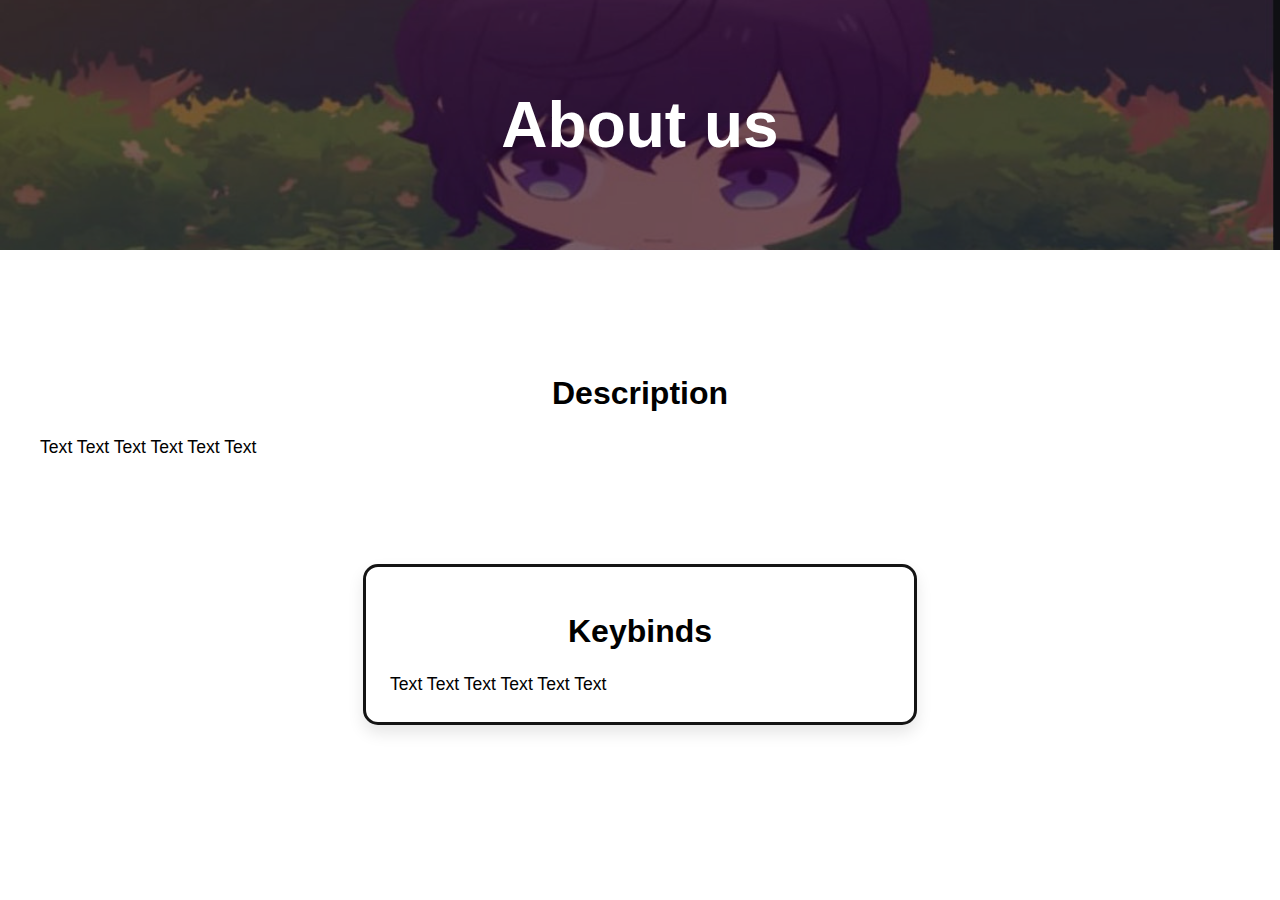
<file: howtoplay.html>
<!DOCTYPE html>
<html lang="de">
<head>
  <meta charset="UTF-8">
  <meta name="viewport" content="width=device-width, initial-scale=1.0">
  <title>About us</title>
  <link rel="stylesheet" href="howtoplay.css">

<body>
	<div class="hero">
	
		<header class="hero-header">
			<div class="header-overlay">
				<h1>About us</h1>
			</div>
		</header>
		
		<main class="hero-main">
			<div class="howto-container">
				<div class="description">
					<h1>Description</h1>
					<p>
					  Text Text Text Text Text Text
					</p>
				</div>
				
				<div class="keybinds">
					<h1>Keybinds</h1>
					<p>
					  Text Text Text Text Text Text
					</p>
				</div>
				
			</div>
		</main>
	</div>
</body>
</html>
</file>
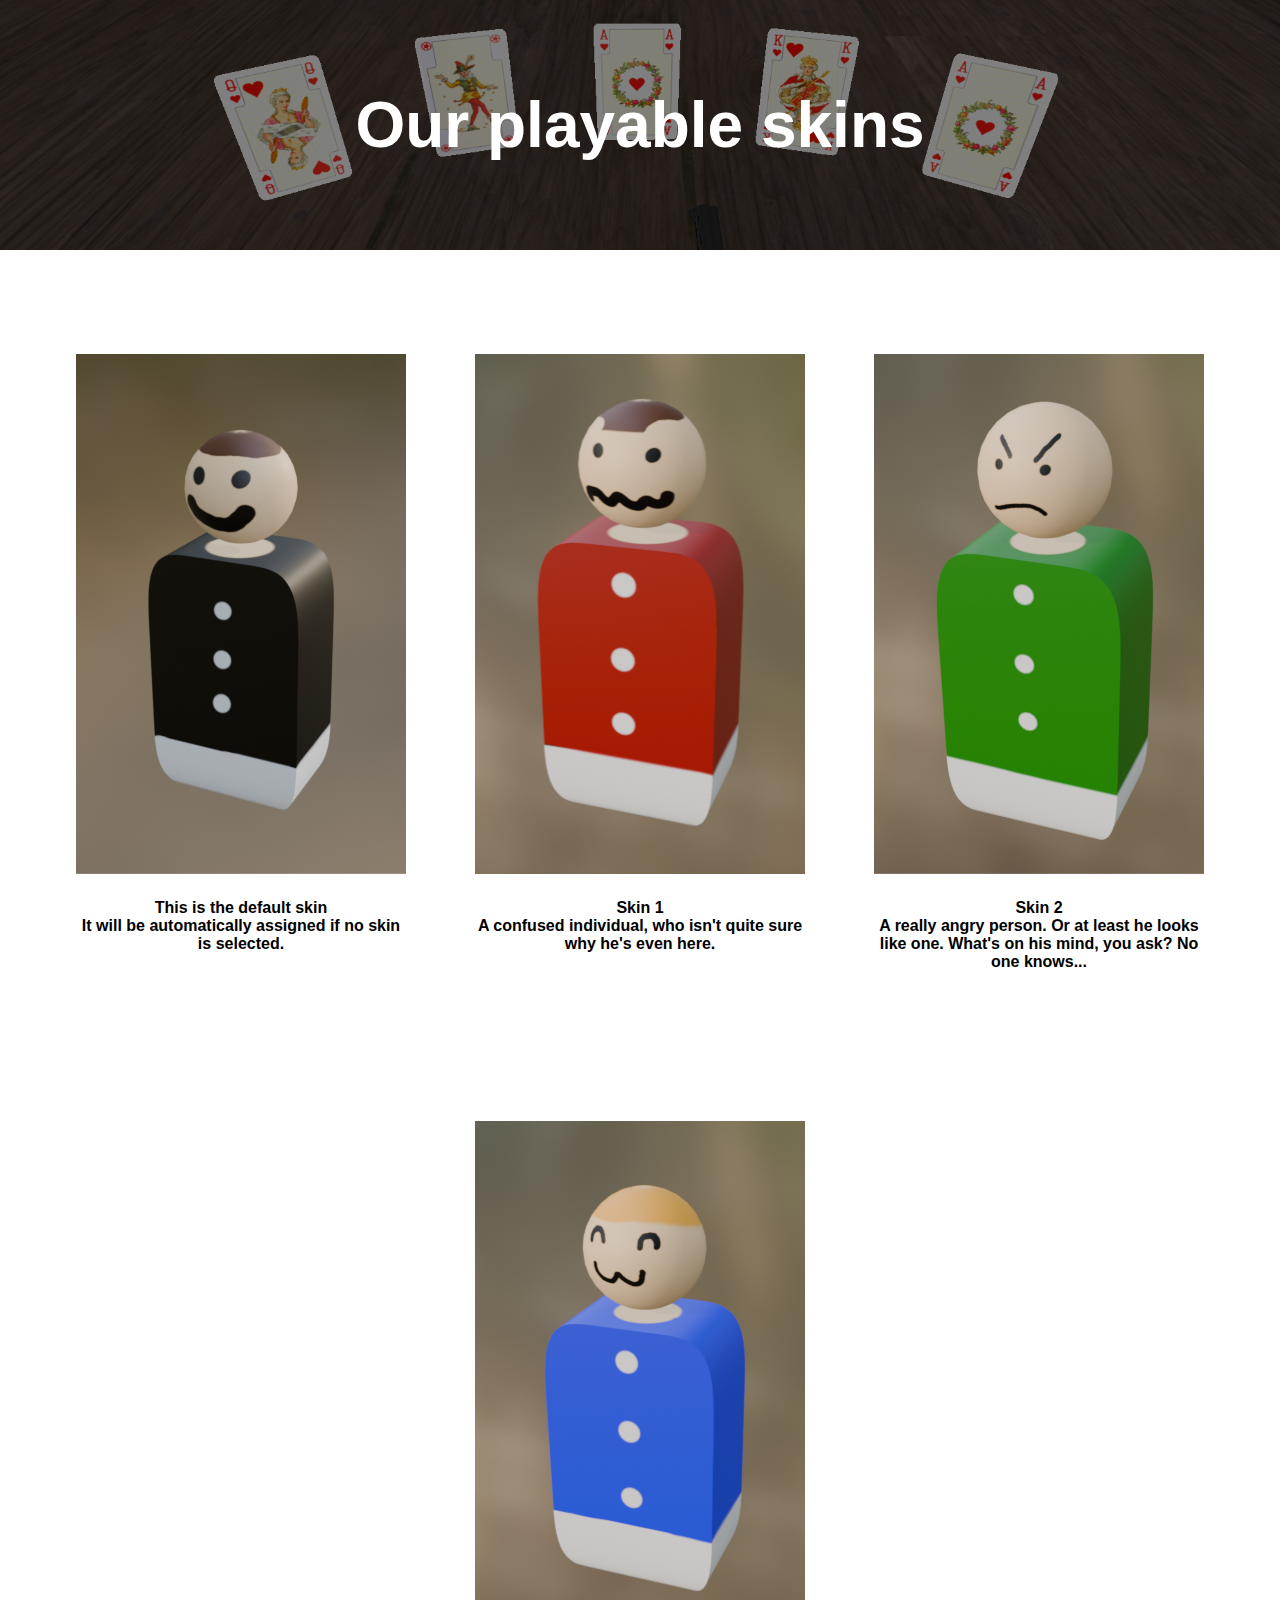
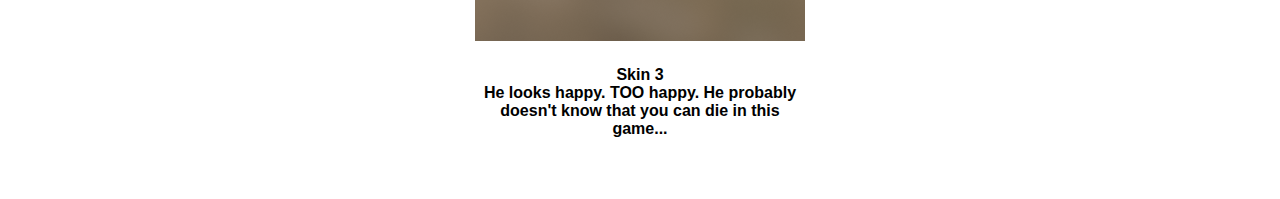
<file: skins.html>
<!DOCTYPE html>
<html lang="de">
<head>
  <meta charset="UTF-8">
  <meta name="viewport" content="width=device-width, initial-scale=1.0">
  <title>Our playable skins</title>
  <link rel="stylesheet" href="skins.css">
</head>

<body>
	<div class="hero">
		<header class="hero-header">
			<div class="header-overlay">
				<h1>Our playable skins</h1>
			</div>
		</header>
		
		<main class="hero-main">
			<div class="screenshot-container">
				<div class="default">
					<img src="pics/default.png" alt="Default skin">
					<h4>
					  This is the default skin
					  <br />
					  It will be automatically assigned if no skin is selected.
					</h4>
				</div>
				
				<div class="skin1">
					<img src="pics/skin1.png" alt="Skin 1">
					<h4>
					  Skin 1
					  <br />
					  A confused individual, who isn't quite sure why he's even here.
					</h4>
				</div>
				
				<div class="skin2">
					<img src="pics/skin2.png" alt="Skin 2">
					<h4>
					  Skin 2
					  <br />
					  A really angry person. Or at least he looks like one. What's on his mind, you ask? No one knows...
					</h4>
				</div>
				
				<div class="skin3">
					<img src="pics/skin3.png" alt="Skin 3">
					<h4>
					  Skin 3
					  <br />
					  He looks happy. TOO happy. He probably doesn't know that you can die in this game...
					</h4>
				</div>
			</div>
		</main>
	</div>
</body>
</html>
</file>
<file: howtoplay.css>
body {
	margin: 0;
	font-family: 'Roboto', sans-serif;
	height: auto;
	position: relative;
}

.hero {
	position: relative;
	z-index: 1;
	min-height: 100vh;
	display: flex;
	flex-direction: column;
}

.hero-header {
	position: relative;
	background-image: url('pics/ballin.jpg');
	background-size: cover;
	background-position: center;
	color: white;
	height: 250px;
	display: flex;
	align-items: center;
	font-size: 2rem;
	justify-content: center;
	overflow: hidden;
}

.header-overlay {
	position: absolute;
	top: 0;
	left: 0;
	width: 100%;
	height: 100%;
	background-color: rgba(0, 0, 0, 0.5);
	display: flex;
	align-items: center;
	justify-content: center;
}

.howto-container {
	display: flex;
	justify-content: center;
	gap: 1rem;
	padding: 1rem;
	flex-wrap: wrap;
	z-index: 1;
}

.description {
	background-color: #FFF;
	color: white;
	#border-style: solid;
	#border-width: 3px;
	#border-color: #141414;
	#border-radius: 15px;
	#box-shadow: 0 8px 16px rgba(0,0,0,0.1);
	padding: 1.5rem;
	margin-top: 4rem;
	width: 1350px;
	font-family: 'Roboto', sans-serif;
	justify-content: right;
	text-decoration: none;
}

.description h1 {
	#width: 100px;
	font-size: 2rem;
	#padding-left: 1.3rem;
	text-align: center;
	color: black;
}

.description p {
	width: 500px;
	font-size: 1.1rem;
	margin: 0.5rem 0 0;
	#padding-left: 1rem;
	line-height: 1.5;
	color: black;
}

.keybinds {
	background-color: #FFF;
	color: white;
	border-style: solid;
	border-width: 3px;
	border-color: #141414;
	border-radius: 15px;
	box-shadow: 0 8px 16px rgba(0,0,0,0.1);
	padding: 1.5rem;
	margin-top: 4rem;
	width: 500px;
	font-family: 'Roboto', sans-serif;
	justify-content: center;
	text-decoration: none;
}

.keybinds h1 {
	#width: 100px;
	font-size: 2rem;
	#padding-left: 1.3rem;
	text-align: center;
	color: black;
}

.keybinds p {
	width: 500px;
	font-size: 1.1rem;
	margin: 0.5rem 0 0;
	#padding-left: 1rem;
	line-height: 1.5;
	color: black;
}
</file>
<file: skins.css>
body {
	margin: 0;
	font-family: 'Roboto', sans-serif;
	height: auto;
	position: relative;
}

.hero {
	position: relative;
	z-index: 1;
	min-height: 100vh;
	display: flex;
	flex-direction: column;
}

.hero-header {
	position: relative;
	background-image: url('pics/howto.png');
	background-size: cover;
	background-position: center;
	color: white;
	height: 250px;
	display: flex;
	align-items: center;
	font-size: 2rem;
	justify-content: center;
	overflow: hidden;
}

.header-overlay {
	position: absolute;
	top: 0;
	left: 0;
	width: 100%;
	height: 100%;
	background-color: rgba(0, 0, 0, 0.5);
	display: flex;
	align-items: center;
	justify-content: center;
}

.screenshot-container {
	display: flex;
	justify-content: center;
	gap: 1rem;
	padding: 1rem;
	flex-wrap: wrap;
	z-index: 1;
}

.default {
	background-color: #FFF;
	#border-style: solid;
	#border-width: 3px;
	#border-color: #141414;
	#border-radius: 15px;
	#box-shadow: 0 8px 16px rgba(0,0,0,0.1);
	padding: 1.5rem;
	margin-top: 4rem;
	width: 335px;
	font-family: 'Roboto', sans-serif;
	font-size: 1rem;
	color: black;
	text-align: center;
	justify-content: right;
	text-decoration: none;
}

.skin1 {
	background-color: #FFF;
	#border-style: solid;
	#border-width: 3px;
	#border-color: #141414;
	#border-radius: 15px;
	#box-shadow: 0 8px 16px rgba(0,0,0,0.1);
	padding: 1.5rem;
	margin-top: 4rem;
	width: 335px;
	font-family: 'Roboto', sans-serif;
	font-size: 1rem;
	color: black;
	text-align: center;
	justify-content: right;
	text-decoration: none;
}

.skin2 {
	background-color: #FFF;
	#border-style: solid;
	#border-width: 3px;
	#border-color: #141414;
	#border-radius: 15px;
	#box-shadow: 0 8px 16px rgba(0,0,0,0.1);
	padding: 1.5rem;
	margin-top: 4rem;
	width: 335px;
	font-family: 'Roboto', sans-serif;
	font-size: 1rem;
	color: black;
	text-align: center;
	justify-content: right;
	text-decoration: none;
}

.skin3 {
	background-color: #FFF;
	#border-style: solid;
	#border-width: 3px;
	#border-color: #141414;
	#border-radius: 15px;
	#box-shadow: 0 8px 16px rgba(0,0,0,0.1);
	padding: 1.5rem;
	margin-top: 4rem;
	width: 335px;
	font-family: 'Roboto', sans-serif;
	font-size: 1rem;
	color: black;
	text-align: center;
	justify-content: right;
	text-decoration: none;
}
</file>
